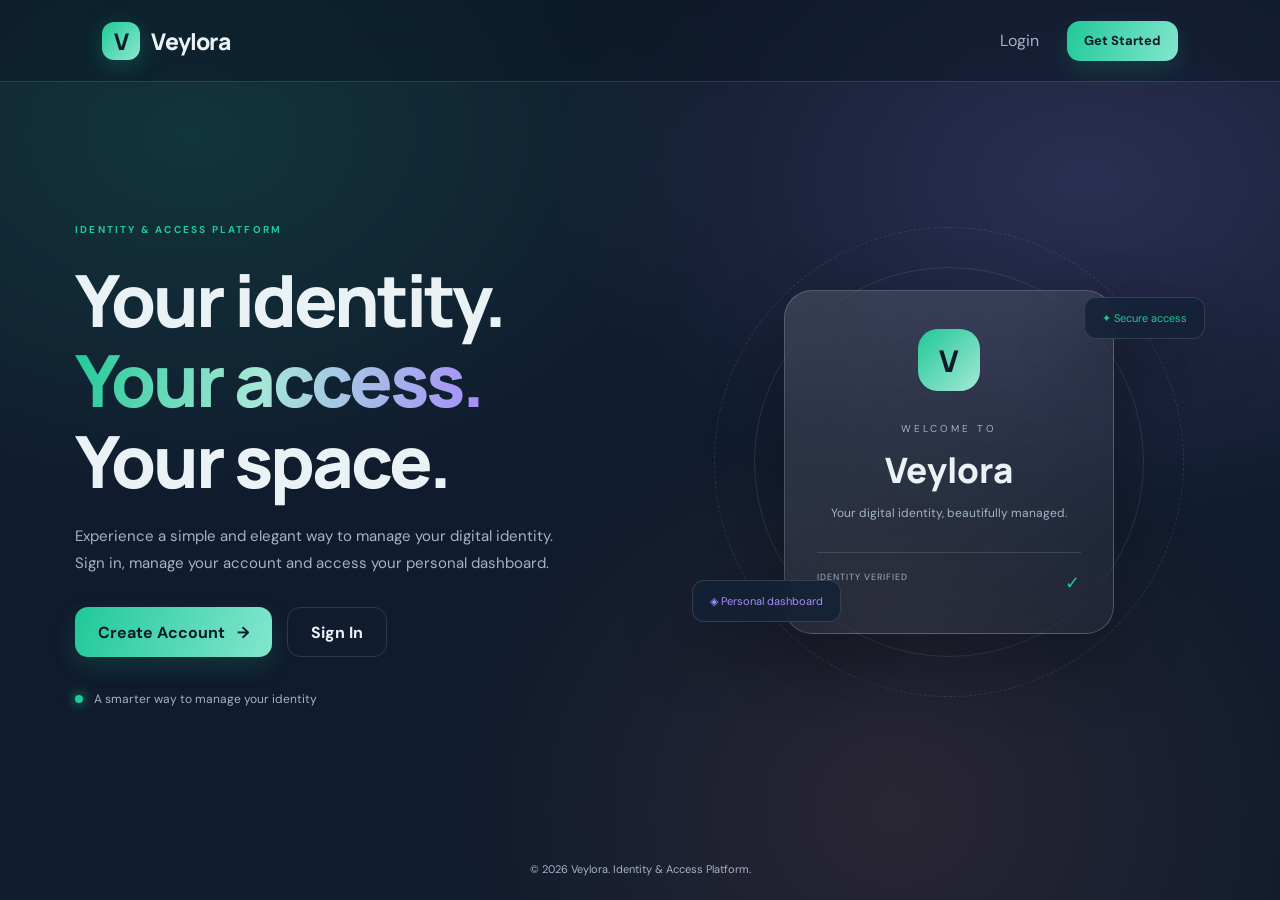
<file: index.html>
<!DOCTYPE html>
<html lang="en">
<head>
  <meta charset="UTF-8">
  <meta name="viewport" content="width=device-width, initial-scale=1.0">
  <title>Veylora | Identity Platform</title>
  <link rel="stylesheet" href="css/style.css">
</head>
<body>
  <nav class="navbar">
    <a class="brand" href="index.html"><span class="brand-icon">V</span> Veylora</a>
    <div class="nav-links">
      <a href="login.html">Login</a>
      <a href="signup.html" class="btn btn-small">Get Started</a>
    </div>
  </nav>

  <main class="hero">
    <div class="hero-content">
      <span class="eyebrow">IDENTITY & ACCESS PLATFORM</span>
      <h1>Your identity.<br><span class="gradient-text">Your access.</span><br>Your space.</h1>
      <p>Experience a simple and elegant way to manage your digital identity. Sign in, manage your account and access your personal dashboard.</p>
      <div class="hero-actions">
        <a href="signup.html" class="btn">Create Account <span>→</span></a>
        <a href="login.html" class="btn btn-outline">Sign In</a>
      </div>
      <div class="hero-note"><span class="status-dot"></span> A smarter way to manage your identity</div>
    </div>
    <div class="hero-visual">
      <div class="orbit orbit-one"></div>
      <div class="orbit orbit-two"></div>
      <div class="visual-card">
        <div class="visual-logo">V</div>
        <span class="visual-label">WELCOME TO</span>
        <h2>Veylora</h2>
        <p>Your digital identity, beautifully managed.</p>
        <div class="visual-line"></div>
        <div class="visual-bottom"><span>IDENTITY VERIFIED</span><span class="check-mark">✓</span></div>
      </div>
      <div class="floating-chip chip-top">✦ Secure access</div>
      <div class="floating-chip chip-bottom">◈ Personal dashboard</div>
    </div>
  </main>

  <footer class="footer">© 2026 Veylora. Identity & Access Platform.</footer>
</body>
</html>
</file>
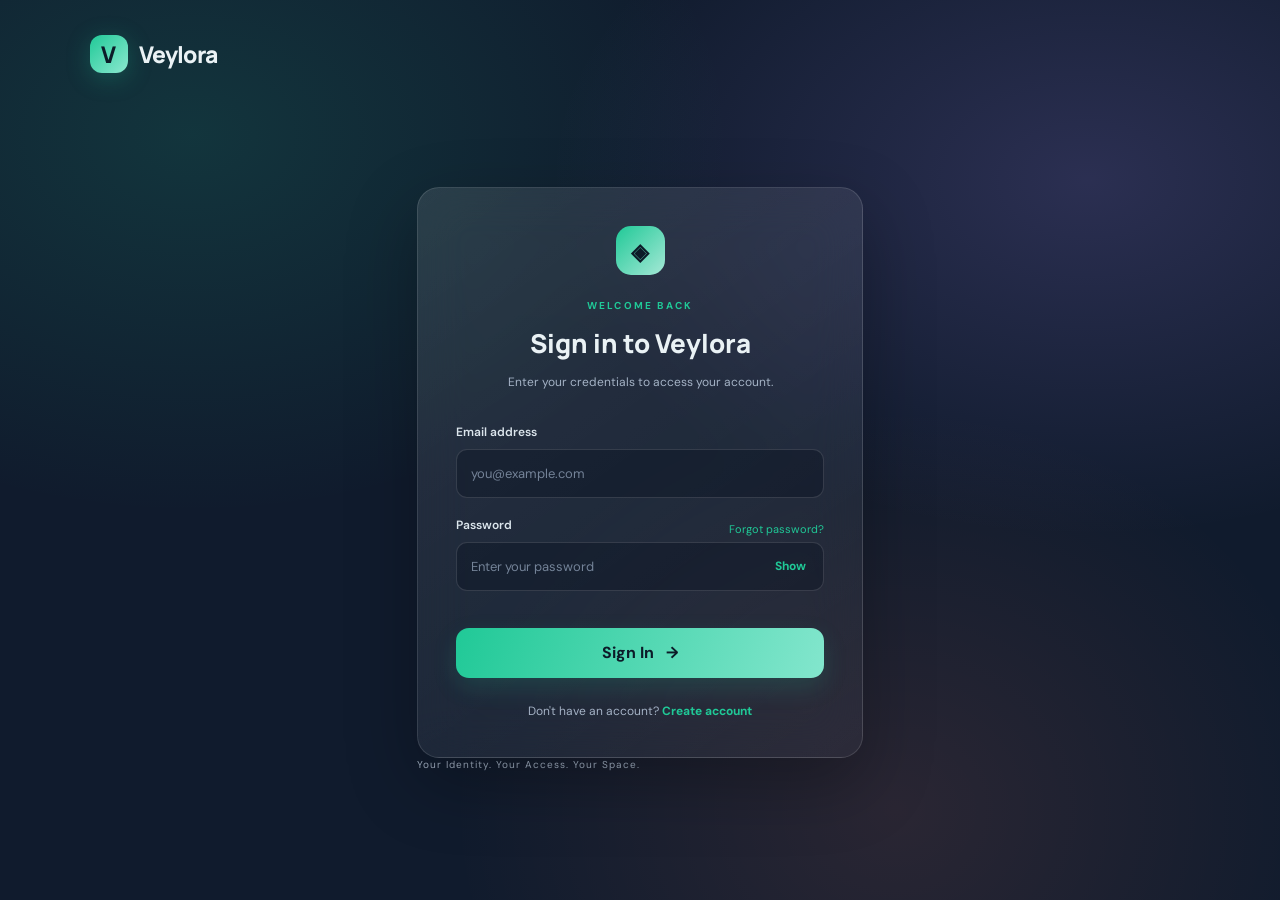
<file: dashboard.html>
<!DOCTYPE html>
<html lang="en">
<head>
  <meta charset="UTF-8">
  <meta name="viewport" content="width=device-width, initial-scale=1.0">
  <title>Dashboard | Veylora</title>
  <link rel="stylesheet" href="css/style.css">
</head>
<body class="dashboard-page">
  <header class="dashboard-nav">
    <a class="brand" href="dashboard.html"><span class="brand-icon">V</span> Veylora</a>
    <div class="nav-user">
      <span class="online-indicator"></span>
      <span id="navUserName">User</span>
      <button id="logoutButton" class="btn btn-small btn-outline">Logout ↗</button>
    </div>
  </header>

  <main class="dashboard-main">
    <section class="welcome-section">
      <div>
        <span class="eyebrow">PERSONAL WORKSPACE</span>
        <h1>Welcome back, <span id="welcomeName" class="gradient-text">User</span>!</h1>
        <p>Your Veylora account overview is ready.</p>
      </div>
      <div class="welcome-symbol">✦</div>
    </section>

    <section class="stats-grid">
      <article class="stat-card">
        <span class="stat-icon">◈</span>
        <p>Account status</p>
        <h2>Active</h2>
        <span class="stat-sub">Your account is available</span>
      </article>
      <article class="stat-card">
        <span class="stat-icon">✧</span>
        <p>Account type</p>
        <h2>Standard</h2>
        <span class="stat-sub">Personal account</span>
      </article>
      <article class="stat-card">
        <span class="stat-icon">◎</span>
        <p>Access level</p>
        <h2>User</h2>
        <span class="stat-sub">Authenticated session</span>
      </article>
    </section>

    <section class="dashboard-grid">
      <article class="panel profile-panel">
        <div class="panel-heading">
          <div><span class="eyebrow">YOUR PROFILE</span><h2>Account information</h2></div>
          <div class="profile-avatar" id="profileInitial">U</div>
        </div>
        <div class="profile-details">
          <div class="detail-row"><span>Full name</span><strong id="profileName">—</strong></div>
          <div class="detail-row"><span>Email address</span><strong id="profileEmail">—</strong></div>
          <div class="detail-row"><span>Account created</span><strong id="profileDate">—</strong></div>
          <div class="detail-row"><span>Account role</span><strong>User</strong></div>
        </div>
      </article>

      <article class="panel security-panel">
        <span class="eyebrow">ACCOUNT SECURITY</span>
        <h2>You're signed in</h2>
        <p>This demonstration dashboard is accessible after a successful frontend login.</p>
        <div class="security-status"><span class="status-dot"></span> Demo session active</div>
        <a href="forgot-password.html" class="text-link">Reset password →</a>
      </article>
    </section>

    <div class="dashboard-footer">
      <span>© 2026 Veylora</span>
      <span>Your Identity. Your Access. Your Space.</span>
    </div>
  </main>

  <script src="js/common.js"></script>
  <script src="js/dashboard.js"></script>
</body>
</html>
</file>
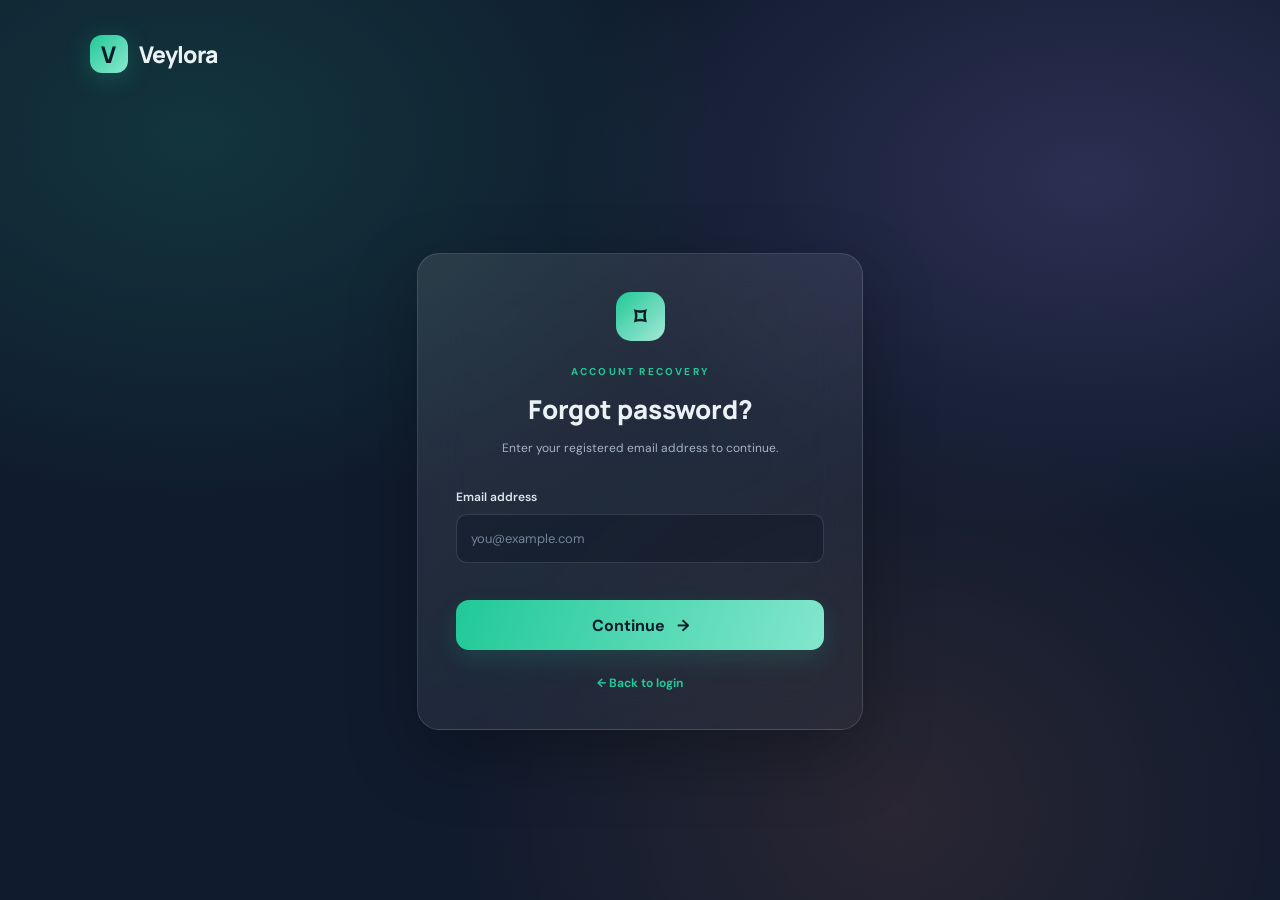
<file: forgot-password.html>
<!DOCTYPE html>
<html lang="en">
<head>
  <meta charset="UTF-8">
  <meta name="viewport" content="width=device-width, initial-scale=1.0">
  <title>Forgot Password | Veylora</title>
  <link rel="stylesheet" href="css/style.css">
</head>
<body class="auth-page">
  <a class="brand auth-brand" href="index.html"><span class="brand-icon">V</span> Veylora</a>

  <main class="auth-container">
    <section class="auth-card">
      <div class="auth-heading">
        <div class="mini-icon">⌑</div>
        <span class="eyebrow">ACCOUNT RECOVERY</span>
        <h1>Forgot password?</h1>
        <p>Enter your registered email address to continue.</p>
      </div>

      <form id="forgotForm" novalidate>
        <div class="form-group">
          <label for="email">Email address</label>
          <input type="email" id="email" placeholder="you@example.com" autocomplete="email" required>
          <small class="field-error" id="emailError"></small>
        </div>
        <div id="forgotMessage" class="message" role="status"></div>
        <button type="submit" class="btn btn-full">Continue <span>→</span></button>
      </form>

      <p class="auth-switch"><a href="login.html">← Back to login</a></p>
    </section>
  </main>

  <script src="js/common.js"></script>
  <script src="js/forgot-password.js"></script>
</body>
</html>
</file>
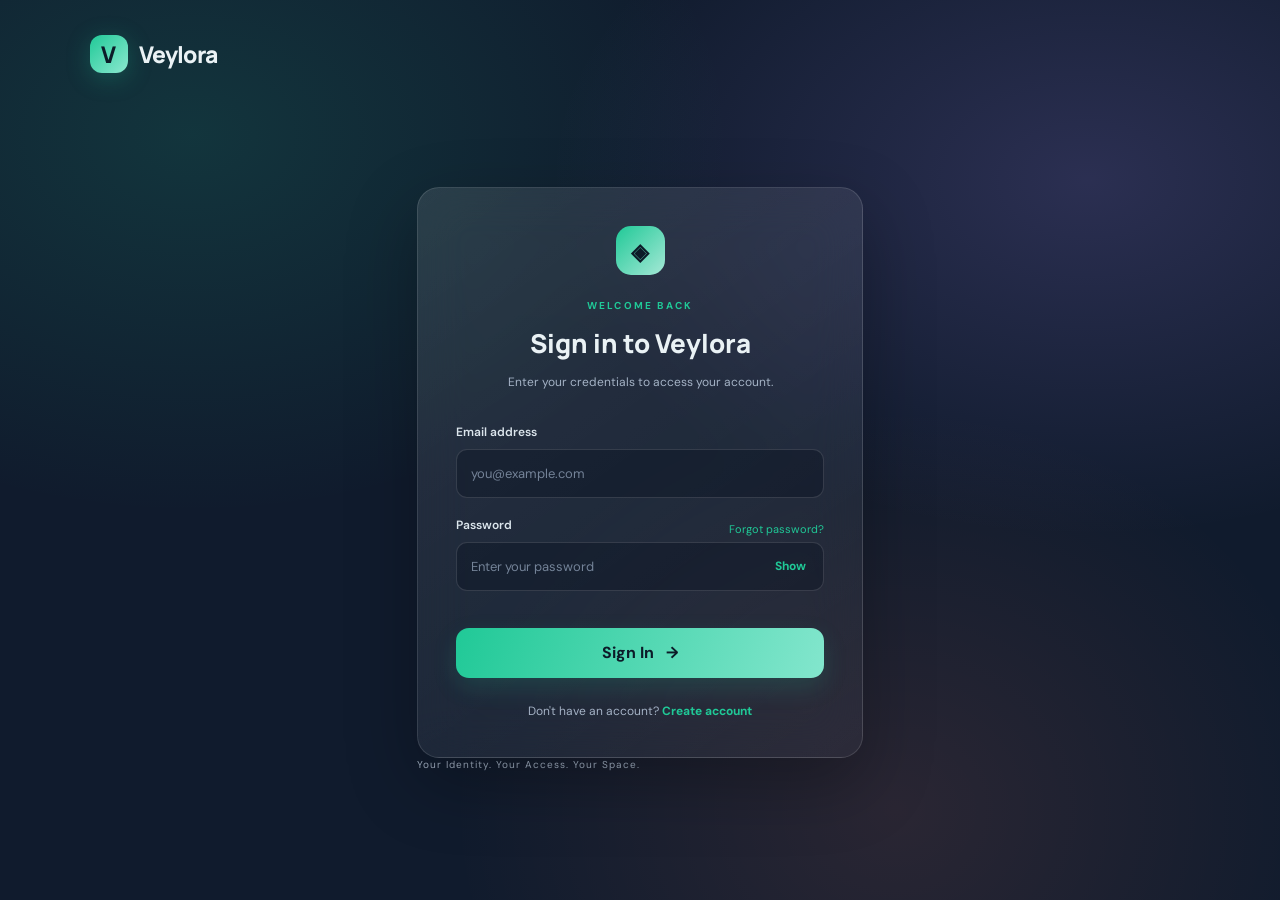
<file: login.html>
<!DOCTYPE html>
<html lang="en">
<head>
  <meta charset="UTF-8">
  <meta name="viewport" content="width=device-width, initial-scale=1.0">
  <title>Login | Veylora</title>
  <link rel="stylesheet" href="css/style.css">
</head>
<body class="auth-page">
  <a class="brand auth-brand" href="index.html"><span class="brand-icon">V</span> Veylora</a>

  <main class="auth-container">
    <section class="auth-card">
      <div class="auth-heading">
        <div class="mini-icon">◈</div>
        <span class="eyebrow">WELCOME BACK</span>
        <h1>Sign in to Veylora</h1>
        <p>Enter your credentials to access your account.</p>
      </div>

      <form id="loginForm" novalidate>
        <div class="form-group">
          <label for="email">Email address</label>
          <input type="email" id="email" placeholder="you@example.com" autocomplete="email" required>
          <small class="field-error" id="emailError"></small>
        </div>

        <div class="form-group">
          <div class="label-row">
            <label for="password">Password</label>
            <a href="forgot-password.html">Forgot password?</a>
          </div>
          <div class="password-wrapper">
            <input type="password" id="password" placeholder="Enter your password" autocomplete="current-password" required>
            <button type="button" class="password-toggle" id="togglePassword" aria-label="show password">Show</button>
          </div>
          <small class="field-error" id="passwordError"></small>
        </div>

        <div id="loginMessage" class="message" role="status"></div>
        <button type="submit" class="btn btn-full">Sign In <span>→</span></button>
      </form>

      <p class="auth-switch">Don't have an account? <a href="signup.html">Create account</a></p>
    </section>
    <p class="auth-caption">Your Identity. Your Access. Your Space.</p>
  </main>

  <script src="js/common.js"></script>
  <script src="js/login.js"></script>
</body>
</html>
</file>
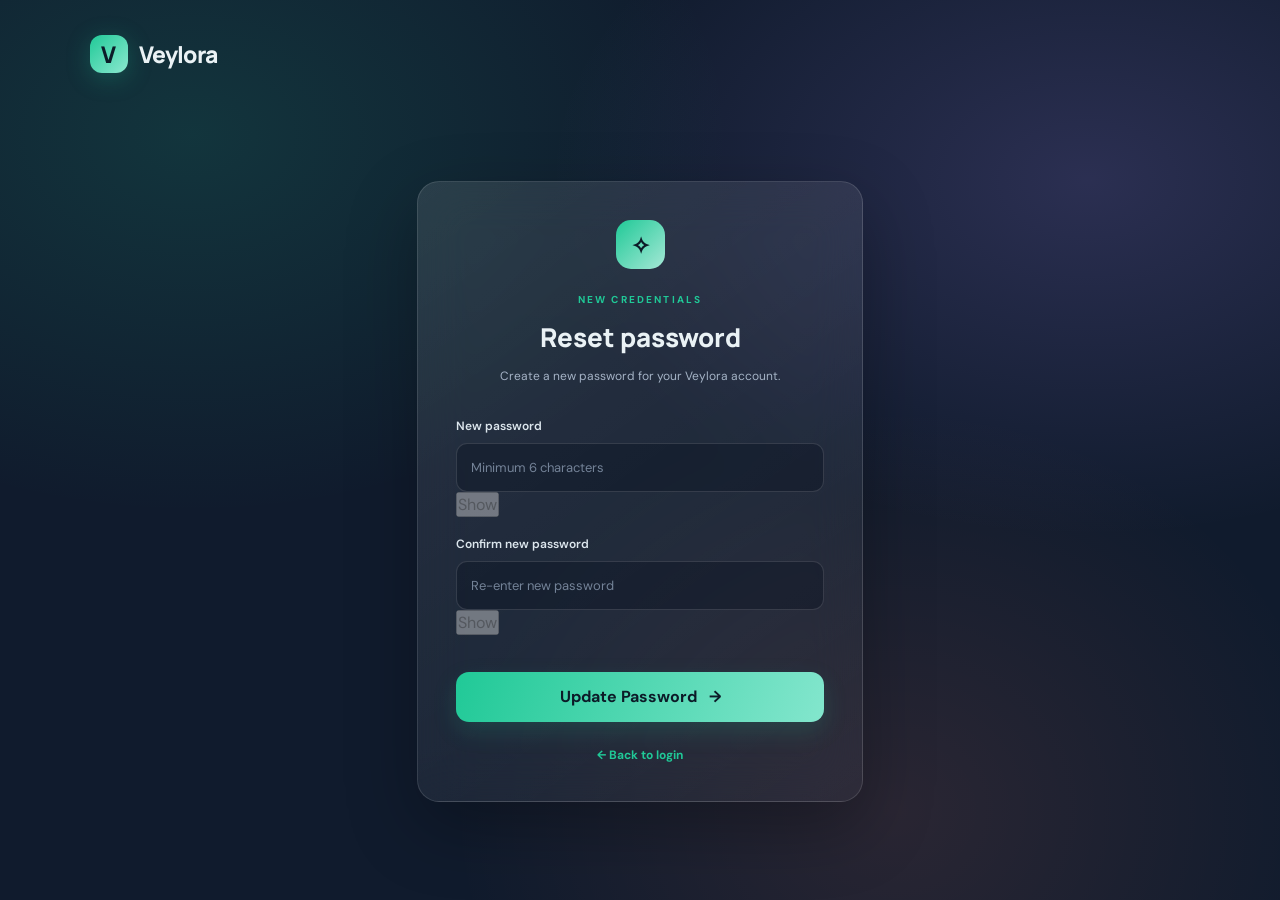
<file: reset-password.html>
<!DOCTYPE html>
<html lang="en">
<head>
  <meta charset="UTF-8">
  <meta name="viewport" content="width=device-width, initial-scale=1.0">
  <title>Reset Password | Veylora</title>
  <link rel="stylesheet" href="css/style.css">
</head>
<body class="auth-page">
  <a class="brand auth-brand" href="index.html"><span class="brand-icon">V</span> Veylora</a>

  <main class="auth-container">
    <section class="auth-card">
      <div class="auth-heading">
        <div class="mini-icon">✧</div>
        <span class="eyebrow">NEW CREDENTIALS</span>
        <h1>Reset password</h1>
        <p>Create a new password for your Veylora account.</p>
      </div>

      <form id="resetForm" novalidate>
        <div class="form-group">
          <label for="password">New password</label>
          <div class="password-wrap">
            <input type="password" id="password" placeholder="Minimum 6 characters" autocomplete="new-password" required>
            <button type="button" class="password-toggle" data-toggle="password">Show</button>
          </div>
          <small class="field-error" id="passwordError"></small>
        </div>

        <div class="form-group">
          <label for="confirmPassword">Confirm new password</label>
          <div class="password-wrap">
            <input type="password" id="confirmPassword" placeholder="Re-enter new password" autocomplete="new-password" required>
            <button type="button" class="password-toggle" data-toggle="confirmPassword">Show</button>
          </div>
          <small class="field-error" id="confirmPasswordError"></small>
        </div>

        <div id="resetMessage" class="message" role="status"></div>
        <button type="submit" class="btn btn-full">Update Password <span>→</span></button>
      </form>

      <p class="auth-switch"><a href="login.html">← Back to login</a></p>
    </section>
  </main>

  <script src="js/common.js"></script>
  <script src="js/reset-password.js"></script>
</body>
</html>
</file>
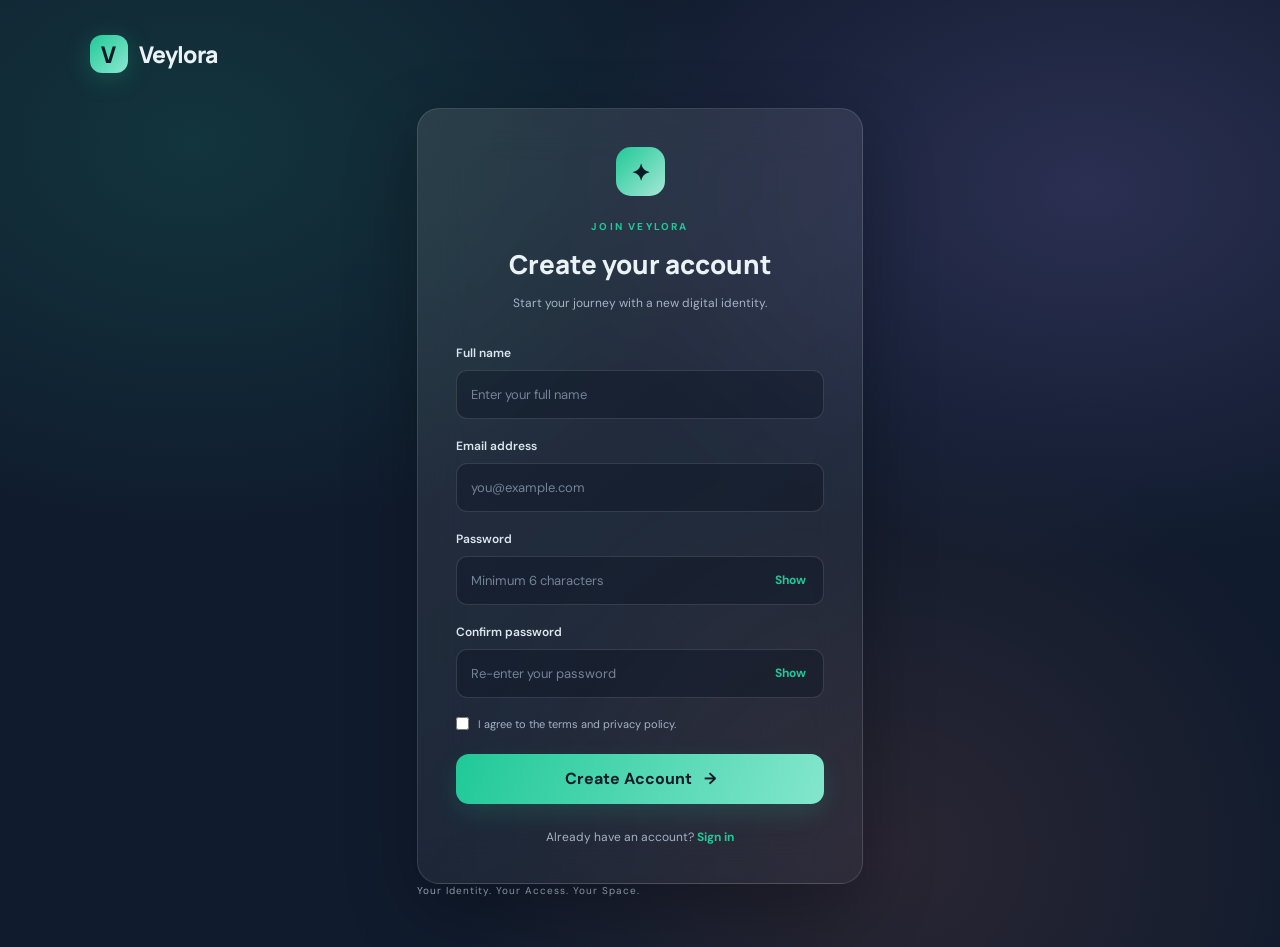
<file: signup.html>
<!DOCTYPE html>
<html lang="en">
<head>
  <meta charset="UTF-8">
  <meta name="viewport" content="width=device-width, initial-scale=1.0">
  <title>Create Account | Veylora</title>
  <link rel="stylesheet" href="css/style.css">
</head>
<body class="auth-page">
  <a class="brand auth-brand" href="index.html"><span class="brand-icon">V</span> Veylora</a>

  <main class="auth-container">
    <section class="auth-card">
      <div class="auth-heading">
        <div class="mini-icon">✦</div>
        <span class="eyebrow">JOIN VEYLORA</span>
        <h1>Create your account</h1>
        <p>Start your journey with a new digital identity.</p>
      </div>

      <form id="signupForm" novalidate>
        <div class="form-group">
          <label for="name">Full name</label>
          <input type="text" id="name" placeholder="Enter your full name" autocomplete="name" required>
          <small class="field-error" id="nameError"></small>
        </div>

        <div class="form-group">
          <label for="email">Email address</label>
          <input type="email" id="email" placeholder="you@example.com" autocomplete="email" required>
          <small class="field-error" id="emailError"></small>
        </div>

        <div class="form-group">
          <label for="password">Password</label>
          <div class="password-wrapper">
            <input type="password" id="password" placeholder="Minimum 6 characters" autocomplete="new-password" required>
             <button type="button" class="password-toggle" id="togglePassword" aria-label="show password">Show</button>
          </div>
          <small class="field-error" id="passwordError"></small>
        </div>

        <div class="form-group">
          <label for="confirmPassword">Confirm password</label>
          <div class="password-wrapper">
            <input type="password" id="confirmPassword" placeholder="Re-enter your password" autocomplete="new-password" required>
            <button type="button" class="password-toggle" id="toggleConfirmPassword" aria-label="show password">Show</button>
          </div>
          <small class="field-error" id="confirmPasswordError"></small>
        </div>

        <label class="terms">
          <input type="checkbox" id="terms">
          <span>I agree to the terms and privacy policy.</span>
        </label>
        <small class="field-error" id="termsError"></small>

        <div id="signupMessage" class="message" role="status"></div>
        <button type="submit" class="btn btn-full">Create Account <span>→</span></button>
      </form>

      <p class="auth-switch">Already have an account? <a href="login.html">Sign in</a></p>
    </section>
    <p class="auth-caption">Your Identity. Your Access. Your Space.</p>
  </main>

  <script src="js/common.js"></script>
  <script src="js/signup.js"></script>
</body>
</html>
</file>
<file: css/style.css>
@import url('https://fonts.googleapis.com/css2?family=DM+Sans:wght@400;500;600;700&family=Manrope:wght@400;500;600;700;800&display=swap');

:root {
  --bg: #101b2d;
  --bg-deep: #0b1423;
  --surface: rgba(255,255,255,.075);
  --surface-hover: rgba(255,255,255,.12);
  --border: rgba(255,255,255,.13);
  --white: #eaf2f5;
  --muted: #a5b3c6;
  --green: #20c997;
  --coral: #ff8066;
  --purple: #a78bfa;
  --amber: #f4b860;
  --danger: #ff7777;
  --radius: 22px;
  --shadow: 0 25px 70px rgba(0,0,0,.28);
}

* { box-sizing: border-box; margin: 0; padding: 0; }

body {
  min-height: 100vh;
  color: var(--white);
  font-family: 'DM Sans', sans-serif;
  background:
    radial-gradient(ellipse at 15% 15%, rgba(32,201,151,.15), transparent 35%),
    radial-gradient(ellipse at 85% 20%, rgba(167,139,250,.18), transparent 35%),
    radial-gradient(ellipse at 70% 90%, rgba(255,128,102,.11), transparent 35%),
    var(--bg);
}

a { color: var(--green); text-decoration: none; }
button, input { font: inherit; }
button { cursor: pointer; }

.navbar, .dashboard-nav {
  height: 82px;
  padding: 0 8%;
  display: flex;
  align-items: center;
  justify-content: space-between;
  border-bottom: 1px solid var(--border);
  background: rgba(11,20,35,.45);
  backdrop-filter: blur(18px);
}

.brand {
  display: inline-flex;
  align-items: center;
  gap: 11px;
  color: var(--white);
  font: 800 23px 'Manrope', sans-serif;
  letter-spacing: -.8px;
}

.brand-icon {
  width: 38px;
  height: 38px;
  display: grid;
  place-items: center;
  border-radius: 12px;
  color: #0c1b28;
  background: linear-gradient(135deg,var(--green),#8ce8d0);
  box-shadow: 0 5px 25px rgba(32,201,151,.25);
}

.nav-links { display: flex; align-items: center; gap: 28px; }
.nav-links > a:not(.btn) { color: var(--muted); }

.btn {
  display: inline-flex;
  align-items: center;
  justify-content: center;
  gap: 12px;
  min-height: 50px;
  padding: 0 23px;
  border: 0;
  border-radius: 13px;
  color: #0c1b28;
  background: linear-gradient(110deg,var(--green),#83e6cd);
  font-weight: 700;
  transition: transform .2s, box-shadow .2s;
  box-shadow: 0 9px 25px rgba(32,201,151,.16);
}

.btn:hover { transform: translateY(-2px); box-shadow: 0 13px 30px rgba(32,201,151,.25); }
.btn-small { min-height: 40px; padding: 0 17px; font-size: 13px; }
.btn-full { width: 100%; margin-top: 18px; }
.btn-outline { color: var(--white); background: transparent; border: 1px solid var(--border); box-shadow: none; }
.btn-outline:hover { background: var(--surface-hover); box-shadow: none; }

.hero {
  max-width: 1200px;
  min-height: calc(100vh - 140px);
  margin: auto;
  padding: 75px 35px;
  display: grid;
  grid-template-columns: 1.05fr .95fr;
  align-items: center;
  gap: 50px;
}

.hero-content h1 {
  margin: 22px 0;
  font: 800 clamp(42px,6vw,72px)/1.12 'Manrope',sans-serif;
  letter-spacing: -3px;
}

.gradient-text {
  color: transparent;
  background: linear-gradient(100deg,var(--green),#a5e8d6 45%,var(--purple));
  background-clip: text;
  -webkit-background-clip: text;
}

.eyebrow {
  color: var(--green);
  font-size: 10px;
  font-weight: 700;
  letter-spacing: 2.2px;
}

.hero-content > p, .auth-heading > p {
  max-width: 490px;
  color: var(--muted);
  line-height: 1.8;
  font-size: 15px;
}

.hero-actions { display: flex; gap: 15px; margin-top: 30px; flex-wrap: wrap; }
.hero-note { margin-top: 34px; color: var(--muted); font-size: 12px; }
.status-dot, .online-indicator {
  display: inline-block;
  width: 8px;
  height: 8px;
  border-radius: 50%;
  background: var(--green);
  box-shadow: 0 0 12px var(--green);
  margin-right: 8px;
}

.hero-visual {
  min-height: 440px;
  position: relative;
  display: grid;
  place-items: center;
}

.visual-card {
  z-index: 2;
  width: min(330px,85%);
  padding: 38px 32px;
  text-align: center;
  border: 1px solid rgba(255,255,255,.2);
  border-radius: 28px;
  background: linear-gradient(145deg,rgba(255,255,255,.13),rgba(255,255,255,.035));
  backdrop-filter: blur(25px);
  box-shadow: var(--shadow);
}

.visual-logo, .mini-icon {
  width: 62px;
  height: 62px;
  display: grid;
  place-items: center;
  margin: 0 auto 25px;
  border-radius: 20px;
  color: #0c1b28;
  background: linear-gradient(135deg,var(--green),#a5e8d6);
  font: 800 30px 'Manrope',sans-serif;
}

.visual-label { color: var(--muted); font-size: 10px; letter-spacing: 3px; }
.visual-card h2 { margin: 9px 0; font: 800 35px 'Manrope',sans-serif; }
.visual-card p { color: var(--muted); font-size: 12px; line-height: 1.7; }
.visual-line { height: 1px; margin: 28px 0 18px; background: var(--border); }
.visual-bottom { display: flex; justify-content: space-between; font-size: 9px; letter-spacing: 1px; color: var(--muted); }
.check-mark { color: var(--green); font-size: 18px; }
.orbit { position: absolute; border: 1px solid rgba(255,255,255,.1); border-radius: 50%; }
.orbit-one { width: 390px; height: 390px; }
.orbit-two { width: 470px; height: 470px; border-style: dashed; }
.floating-chip {
  position: absolute;
  z-index: 3;
  padding: 13px 17px;
  border: 1px solid var(--border);
  border-radius: 12px;
  background: rgba(19,34,54,.85);
  backdrop-filter: blur(15px);
  box-shadow: var(--shadow);
  font-size: 11px;
}
.chip-top { top: 55px; right: 0; color: var(--green); }
.chip-bottom { bottom: 60px; left: 0; color: var(--purple); }

.footer { padding: 20px; text-align: center; color: var(--muted); font-size: 11px; }

/* Authentication pages */
.auth-page { display: flex; flex-direction: column; align-items: center; }
.auth-brand { align-self: flex-start; margin: 35px 0 0 7%; }
.auth-container {
  width: 100%;
  max-width: 490px;
  padding: 35px 22px 25px;
  margin: auto;
}
.auth-card {
  padding: 38px;
  border: 1px solid var(--border);
  border-radius: var(--radius);
  background: linear-gradient(145deg,rgba(255,255,255,.105),rgba(255,255,255,.035));
  backdrop-filter: blur(25px);
  box-shadow: var(--shadow);
}
.auth-heading { text-align: center; margin-bottom: 30px; }
.auth-heading .mini-icon { width: 49px; height: 49px; margin-bottom: 18px; font-size: 23px; border-radius: 15px; }
.auth-heading h1 { margin: 11px 0; font: 800 26px 'Manrope',sans-serif; }
.auth-heading > p { font-size: 12px; }
.form-group { margin-bottom: 19px; }
.form-group label, .label-row label { display: block; margin-bottom: 9px; color: #dce6ed; font-size: 12px; font-weight: 600; }
.form-group input {
  width: 100%;
  height: 49px;
  padding: 0 14px;
  outline: none;
  border: 1px solid var(--border);
  border-radius: 11px;
  color: var(--white);
  background: rgba(8,17,30,.35);
  font-size: 13px;
  transition: border .2s, box-shadow .2s;
}
.form-group input::placeholder { color: #748398; }
.form-group input:focus { border-color: var(--green); box-shadow: 0 0 0 3px rgba(32,201,151,.1); }

/* Password Show / Hide */
.password-wrapper {
  position: relative;
  width: 100%;
  display: flex;
  align-items: center;
}

.password-wrapper input {
  width: 100%;
  padding-right: 75px;
}

.password-wrapper .password-toggle {
  position: absolute;
  top: 50%;
  right: 12px;
  transform: translateY(-50%);
  border: none;
  outline: none;
  padding: 6px;
  color: var(--green);
  background: transparent;
  font-family: 'DM Sans', sans-serif;
  font-size: 12px;
  font-weight: 700;
  cursor: pointer;
  z-index: 5;
}

.password-wrapper .password-toggle:hover {
  color: #8ce8d0;
}

.password-wrapper .password-toggle:focus-visible {
  outline: 2px solid var(--green);
  border-radius: 5px;
}

.label-row { display: flex; justify-content: space-between; align-items: center; }
.label-row a { font-size: 11px; }
.terms { display: flex; align-items: center; gap: 9px; color: var(--muted); font-size: 11px; }
.terms input { accent-color: var(--green); }
.field-error { display: block; min-height: 0; margin-top: 5px; color: var(--danger); font-size: 10px; }
.message { display: none; margin: 12px 0; padding: 11px 13px; border-radius: 9px; font-size: 12px; line-height: 1.5; }
.message.show { display: block; }
.message.success { color: #8de9c8; background: rgba(32,201,151,.1); border: 1px solid rgba(32,201,151,.25); }
.message.error { color: #ffaaaa; background: rgba(255,100,100,.1); border: 1px solid rgba(255,100,100,.2); }
.auth-switch { margin-top: 25px; text-align: center; color: var(--muted); font-size: 12px; }
.auth-switch a { font-weight: 700; }
.auth-caption { padding-bottom: 25px; color: var(--muted); font-size: 10px; letter-spacing: 1px; }

/* Dashboard */
.dashboard-page { min-height: 100vh; }
.dashboard-nav { padding: 0 6%; }
.nav-user { display: flex; align-items: center; gap: 12px; color: var(--muted); font-size: 12px; }
.nav-user .btn { margin-left: 10px; }
.dashboard-main { max-width: 1150px; margin: auto; padding: 55px 28px 25px; }
.welcome-section { display: flex; align-items: center; justify-content: space-between; margin-bottom: 30px; }
.welcome-section h1 { margin: 12px 0 8px; font: 800 clamp(25px,4vw,36px) 'Manrope',sans-serif; }
.welcome-section p, .security-panel p { color: var(--muted); font-size: 13px; line-height: 1.7; }
.welcome-symbol { font-size: 65px; color: var(--green); opacity: .7; }
.stats-grid { display: grid; grid-template-columns: repeat(3,1fr); gap: 17px; margin-bottom: 20px; }
.stat-card, .panel {
  border: 1px solid var(--border);
  border-radius: 18px;
  background: var(--surface);
  backdrop-filter: blur(18px);
}
.stat-card { padding: 23px; }
.stat-icon { color: var(--green); font-size: 24px; }
.stat-card p { margin: 12px 0 7px; color: var(--muted); font-size: 11px; }
.stat-card h2 { font: 700 21px 'Manrope',sans-serif; }
.stat-sub { display: block; margin-top: 8px; color: #8192a8; font-size: 10px; }
.dashboard-grid { display: grid; grid-template-columns: 1.3fr .7fr; gap: 18px; }
.panel { padding: 25px; }
.panel-heading { display: flex; align-items: center; justify-content: space-between; margin-bottom: 22px; }
.panel h2 { margin-top: 9px; font: 700 19px 'Manrope',sans-serif; }
.profile-avatar {
  width: 46px; height: 46px; display: grid; place-items: center;
  border-radius: 15px; color: #102030; background: linear-gradient(135deg,var(--green),var(--purple));
  font-size: 20px; font-weight: 800;
}
.profile-details { display: grid; gap: 0; }
.detail-row { display: flex; justify-content: space-between; gap: 15px; padding: 15px 0; border-top: 1px solid var(--border); font-size: 11px; }
.detail-row span { color: var(--muted); }
.detail-row strong { max-width: 65%; text-align: right; overflow-wrap: anywhere; }
.security-panel h2 { margin: 13px 0; }
.security-status { margin: 24px 0 18px; padding: 12px; border-radius: 10px; color: var(--green); background: rgba(32,201,151,.08); font-size: 11px; }
.text-link { font-size: 12px; font-weight: 700; }
.dashboard-footer { display: flex; justify-content: space-between; padding: 30px 0; color: var(--muted); font-size: 10px; }

@media(max-width:800px) {
  .hero { grid-template-columns: 1fr; padding-top: 55px; text-align: center; }
  .hero-content > p { margin: auto; }
  .hero-actions { justify-content: center; }
  .hero-visual { min-height: 420px; }
  .chip-top { right: 5%; }
  .chip-bottom { left: 5%; }
  .dashboard-grid { grid-template-columns: 1fr; }
}

@media(max-width:560px) {
  .navbar, .dashboard-nav { height: 70px; padding: 0 5%; }
  .nav-links { gap: 14px; font-size: 12px; }
  .hero { padding: 45px 20px; }
  .hero-content h1 { letter-spacing: -1.5px; }
  .hero-visual { min-height: 370px; }
  .orbit-one { width: 300px; height: 300px; }
  .orbit-two { width: 350px; height: 350px; }
  .visual-card { width: 270px; padding: 28px 20px; }
  .auth-brand { margin: 22px 0 0 6%; }
  .auth-card { padding: 28px 21px; }
  .auth-container { padding: 25px 15px; }
  .stats-grid { grid-template-columns: 1fr; }
  .dashboard-main { padding: 35px 17px 15px; }
  .welcome-symbol { font-size: 42px; }
  .nav-user { gap: 6px; font-size: 10px; }
  .nav-user .btn { margin-left: 3px; padding: 0 10px; }
  .dashboard-footer { gap: 10px; flex-wrap: wrap; }
}
</file>
